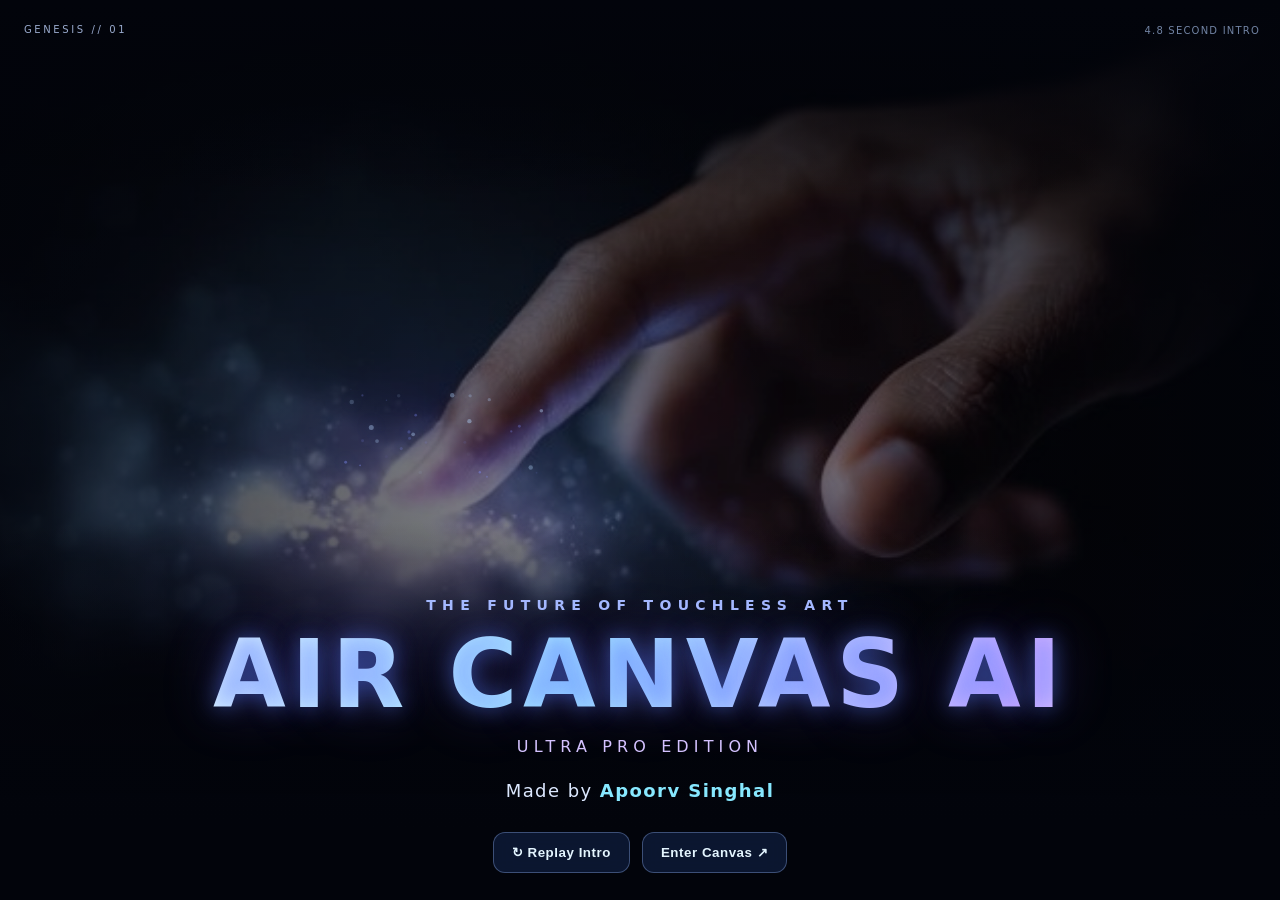
<file: index.html>
<!doctype html><html lang="en"><head><meta charset="utf-8"><meta name="viewport" content="width=device-width,initial-scale=1,viewport-fit=cover"><meta name="theme-color" content="#02040b"><title>Air Canvas AI — Real Hand Genesis</title><style>
*{box-sizing:border-box}html,body{margin:0;min-height:100%;background:#02040b;color:#fff;font-family:system-ui,-apple-system,Segoe UI,sans-serif;overflow:hidden}body{height:100dvh}.scene{position:relative;width:100%;height:100%;isolation:isolate;overflow:hidden;background:radial-gradient(ellipse at 42% 56%,#0b1530 0%,#030611 48%,#010207 100%)}.stars{position:absolute;inset:0;width:100%;height:100%;z-index:5;pointer-events:none}.photo{position:absolute;left:50%;top:45%;width:min(130vw,1100px);height:min(75vh,680px);transform:translate(-50%,-50%) scale(1.22);background:url('[data-uri]') center center/contain no-repeat;opacity:0;filter:brightness(.55) contrast(1.18) saturate(1.22);animation:handIn 4.8s ease both;z-index:2}.photo:after{content:"";position:absolute;inset:0;background:linear-gradient(90deg,#02040b 0%,transparent 16%,transparent 80%,#02040b 100%)}.vignette{position:absolute;inset:0;z-index:4;pointer-events:none;background:linear-gradient(180deg,#02040b 0%,transparent 22%,transparent 58%,#02040b 92%),radial-gradient(ellipse at center,transparent 12%,#02040bba 90%)}.core{position:absolute;z-index:6;left:35%;top:48%;width:15px;height:15px;border-radius:50%;background:#fff;box-shadow:0 0 20px 10px #b5d5ff,0 0 65px 25px #677aff,0 0 150px 40px #5752ff70;opacity:0;animation:core 4.8s ease both}.ring{position:absolute;z-index:6;left:35%;top:48%;width:40px;height:40px;border:2px solid #b8caff;border-radius:50%;transform:translate(-50%,-50%) scale(0);opacity:0;box-shadow:0 0 20px #748dff;animation:ring 4.8s ease-out both}.ring.two{animation-delay:.16s}.flash{position:absolute;inset:0;z-index:8;background:#b9cfff;opacity:0;pointer-events:none;animation:flash 4.8s both}.titleWrap{position:absolute;z-index:10;left:0;right:0;bottom:12%;text-align:center;padding:0 14px;opacity:0;transform:translateY(30px) scale(.93);animation:titleIn 4.8s both}.eyebrow{font-size:clamp(10px,2.5vw,14px);letter-spacing:.45em;color:#a5baff;margin-bottom:13px;font-weight:700}.title{font-weight:900;font-size:clamp(36px,9vw,94px);line-height:1.05;letter-spacing:.06em;margin:0;text-shadow:0 0 22px #567bff88,0 0 60px #8060ff55;background:linear-gradient(110deg,#fff,#a4eaff 45%,#d2b2ff 80%,#fff);background-clip:text;-webkit-background-clip:text;color:transparent}.sub{margin-top:12px;font-size:clamp(10px,2.5vw,16px);letter-spacing:.32em;color:#d4c2ff}.by{margin-top:24px;font-size:clamp(13px,3.5vw,18px);letter-spacing:.08em;color:#dce8ff}.by b{color:#87e8ff}.topLabel{position:absolute;z-index:10;top:max(24px,env(safe-area-inset-top));left:24px;font-size:10px;letter-spacing:.26em;color:#9aabce}.actions{position:absolute;z-index:15;left:0;right:0;bottom:3%;display:flex;justify-content:center;gap:12px;opacity:0;animation:actions 4.8s both}button{border:1px solid #6f87bd80;background:#0e1c39cf;color:#e4f5ff;border-radius:12px;padding:12px 18px;font-weight:700;letter-spacing:.04em;cursor:pointer;backdrop-filter:blur(12px)}button:active{transform:scale(.96)}.hint{position:absolute;z-index:12;right:20px;top:25px;color:#7183a3;font-size:10px;letter-spacing:.12em}@keyframes handIn{0%,7%{opacity:0;transform:translate(-46%,-50%) scale(1.4);filter:brightness(.15) blur(18px)}22%{opacity:.94;filter:brightness(.78) blur(0)}46%{opacity:1;transform:translate(-50%,-50%) scale(1.07);filter:brightness(1.08) contrast(1.12)}65%{opacity:1;transform:translate(-52%,-51%) scale(1.15);filter:brightness(1.25)}85%,100%{opacity:.78;transform:translate(-53%,-53%) scale(1.24);filter:brightness(.65)}}@keyframes core{0%,21%{opacity:0;transform:scale(.2)}30%,48%{opacity:1;transform:scale(1.5)}57%{opacity:1;transform:scale(2.8)}70%,100%{opacity:0;transform:scale(8)}}@keyframes ring{0%,39%{opacity:0;transform:translate(-50%,-50%) scale(0)}49%{opacity:1}72%,100%{opacity:0;transform:translate(-50%,-50%) scale(18)}}@keyframes flash{0%,52%{opacity:0}56%{opacity:.7}60%{opacity:0}100%{opacity:0}}@keyframes titleIn{0%,56%{opacity:0;transform:translateY(32px) scale(.85);filter:blur(12px)}69%{opacity:1;transform:translateY(0) scale(1);filter:blur(0)}100%{opacity:1;transform:none;filter:none}}@keyframes actions{0%,86%{opacity:0;pointer-events:none}100%{opacity:1;pointer-events:auto}}@media(min-width:700px){.photo{top:44%;width:min(100vw,1250px);height:75vh}.titleWrap{bottom:11%}.core,.ring{left:37%;top:48%}}@media(prefers-reduced-motion:reduce){.photo{animation:none;opacity:.55;transform:translate(-50%,-50%)}.titleWrap,.actions{animation:none;opacity:1;transform:none}.core,.ring,.flash{display:none}}
</style></head><body><main class="scene" id="scene"><div class="topLabel">GENESIS // 01</div><div class="hint">4.8 SECOND INTRO</div><div class="photo"></div><div class="vignette"></div><div class="core"></div><div class="ring"></div><div class="ring two"></div><canvas id="fx" class="stars"></canvas><div class="flash"></div><div class="titleWrap"><div class="eyebrow">THE FUTURE OF TOUCHLESS ART</div><h1 class="title">AIR CANVAS AI</h1><div class="sub">ULTRA PRO EDITION</div><div class="by">Made by <b>Apoorv Singhal</b></div></div><div class="actions"><button onclick="replay()">↻ Replay Intro</button><button onclick="location.href='home.html'">Enter Canvas ↗</button></div></main><script>
const canvas=document.getElementById('fx'),ctx=canvas.getContext('2d');let w,h,dpr,particles=[],start=performance.now(),raf;function resize(){dpr=Math.min(devicePixelRatio||1,1.5);w=innerWidth;h=innerHeight;canvas.width=w*dpr;canvas.height=h*dpr;ctx.setTransform(dpr,0,0,dpr,0,0)}function seed(){particles=[];let count=Math.min(135,Math.floor(w*h/3100));for(let i=0;i<count;i++){let a=Math.random()*Math.PI*2,s=Math.random()*4+1;particles.push({x:w*.35+(Math.random()-.5)*w*.16,y:h*.48+(Math.random()-.5)*h*.1,vx:Math.cos(a)*s,vy:Math.sin(a)*s,r:Math.random()*1.9+.6,delay:Math.random()*650})}}function frame(now){let t=now-start;ctx.clearRect(0,0,w,h);if(t>950){let ox=w*(w>=700?.37:.35),oy=h*.48;for(const p of particles){let q=Math.max(0,(t-950-p.delay)/1000);if(q<=0)continue;let speed=q<1?q*q:1+(q-1)*.4;let x=p.x+p.vx*speed*47,y=p.y+p.vy*speed*47;let alpha=Math.max(0,Math.min(1,q*3))*(t>3450?Math.max(.1,1-(t-3450)/900):1);ctx.beginPath();ctx.arc(x,y,p.r,0,Math.PI*2);ctx.fillStyle=`rgba(${p.r>1.6?'183,215,255':'130,145,255'},${alpha})`;ctx.shadowBlur=13;ctx.shadowColor='#8eafff';ctx.fill()}ctx.shadowBlur=0;if(t>1900&&t<3350){let glow=ctx.createRadialGradient(ox,oy,0,ox,oy,Math.min(w,h)*.5);glow.addColorStop(0,'rgba(148,164,255,.15)');glow.addColorStop(1,'rgba(148,164,255,0)');ctx.fillStyle=glow;ctx.fillRect(0,0,w,h)}}if(t<5600)raf=requestAnimationFrame(frame)}function replay(){const scene=document.getElementById('scene');scene.querySelectorAll('.photo,.core,.ring,.flash,.titleWrap,.actions').forEach(el=>{el.style.animation='none';void el.offsetWidth;el.style.animation=''});start=performance.now();seed();cancelAnimationFrame(raf);raf=requestAnimationFrame(frame)}addEventListener('resize',()=>{resize();seed()});resize();seed();raf=requestAnimationFrame(frame);
setTimeout(()=>{location.href='home.html'},5400);</script></body></html>
</file>
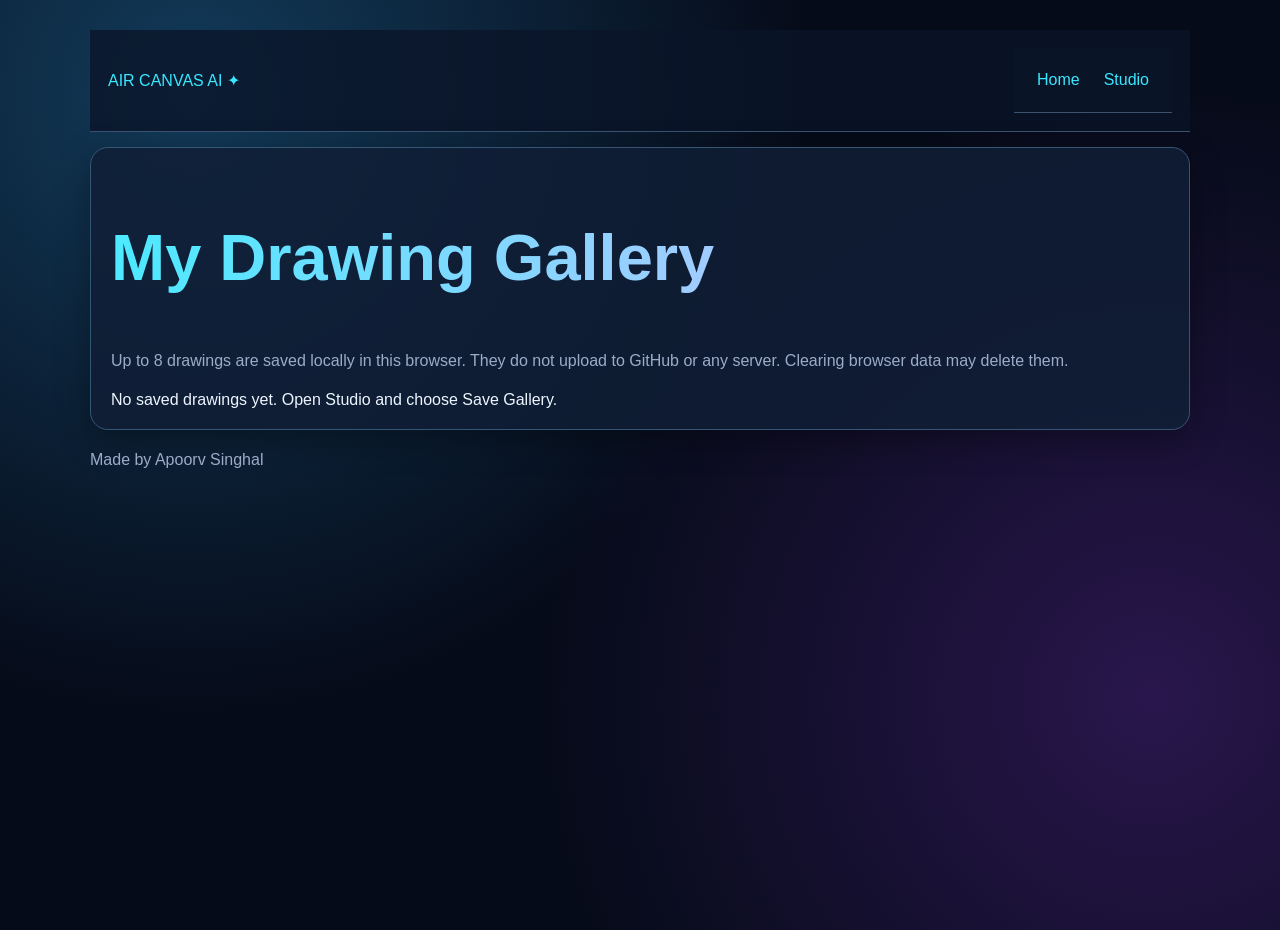
<file: gallery.html>
<!doctype html><html lang="en"><head><meta charset="utf-8"><meta name="viewport" content="width=device-width,initial-scale=1"><title>Air Canvas AI | Gallery</title><link rel="stylesheet" href="css/style.css"></head><body><main class="shell"><header class="top"><a class="brand" href="home.html">AIR CANVAS AI ✦</a><nav class="nav"><a href="home.html">Home</a><a href="studio.html">Studio</a></nav></header><section class="card"><h1>My Drawing Gallery</h1><p class="muted">Up to 8 drawings are saved locally in this browser. They do not upload to GitHub or any server. Clearing browser data may delete them.</p><div id="gallery" class="gallery"></div></section><p class="credit">Made by Apoorv Singhal</p></main><script>const root=document.getElementById('gallery');function render(){let data=[];try{data=JSON.parse(localStorage.getItem('aircanvas-gallery')||'[]')}catch(e){}root.replaceChildren();if(!data.length){root.textContent='No saved drawings yet. Open Studio and choose Save Gallery.';return}for(const item of data){const card=document.createElement('div');card.className='card art';const img=document.createElement('img');img.src=item.image;img.alt='Saved drawing';const date=document.createElement('p');date.className='small muted';date.textContent=item.date;const actions=document.createElement('div');actions.className='actions';const a=document.createElement('a');a.href=item.image;a.download='AirCanvas-'+item.id+'.jpg';const download=document.createElement('button');download.textContent='Download';a.appendChild(download);const del=document.createElement('button');del.textContent='Delete';del.onclick=()=>{if(!confirm('Delete this drawing?'))return;localStorage.setItem('aircanvas-gallery',JSON.stringify(data.filter(x=>x.id!==item.id)));render()};actions.append(a,del);card.append(img,date,actions);root.appendChild(card)}}render();</script></body></html>
</file>
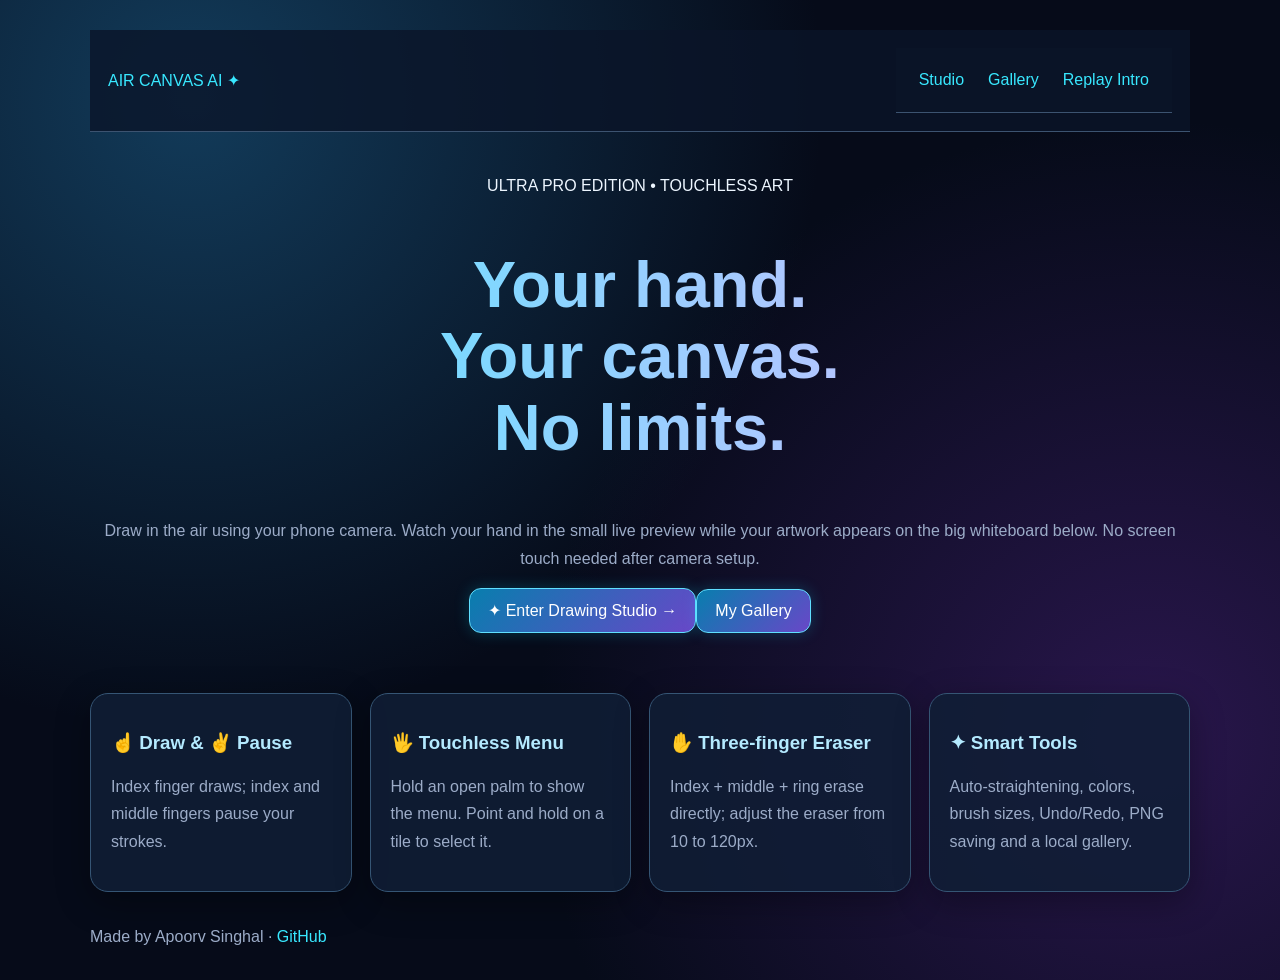
<file: home.html>
<!doctype html><html lang="en"><head><meta charset="utf-8"><meta name="viewport" content="width=device-width,initial-scale=1"><title>Air Canvas AI | Home</title><link rel="stylesheet" href="css/style.css"></head><body><main class="shell"><header class="top"><a class="brand" href="index.html">AIR CANVAS AI ✦</a><nav class="nav"><a href="studio.html">Studio</a><a href="gallery.html">Gallery</a><a href="index.html">Replay Intro</a></nav></header><section class="hero"><span class="tag">ULTRA PRO EDITION • TOUCHLESS ART</span><h1>Your hand.<br>Your canvas.<br>No limits.</h1><p>Draw in the air using your phone camera. Watch your hand in the small live preview while your artwork appears on the big whiteboard below. No screen touch needed after camera setup.</p><div class="actions"><a href="studio.html"><button class="primary">✦ Enter Drawing Studio →</button></a><a href="gallery.html"><button>My Gallery</button></a></div></section><section class="grid"><article class="card"><h3>☝️ Draw & ✌️ Pause</h3><p class="muted">Index finger draws; index and middle fingers pause your strokes.</p></article><article class="card"><h3>🖐️ Touchless Menu</h3><p class="muted">Hold an open palm to show the menu. Point and hold on a tile to select it.</p></article><article class="card"><h3>✋ Three-finger Eraser</h3><p class="muted">Index + middle + ring erase directly; adjust the eraser from 10 to 120px.</p></article><article class="card"><h3>✦ Smart Tools</h3><p class="muted">Auto-straightening, colors, brush sizes, Undo/Redo, PNG saving and a local gallery.</p></article></section><p class="credit">Made by Apoorv Singhal · <a href="https://github.com/apoorvsinghal337-glitch" target="_blank" rel="noopener">GitHub</a></p></main></body></html>
</file>
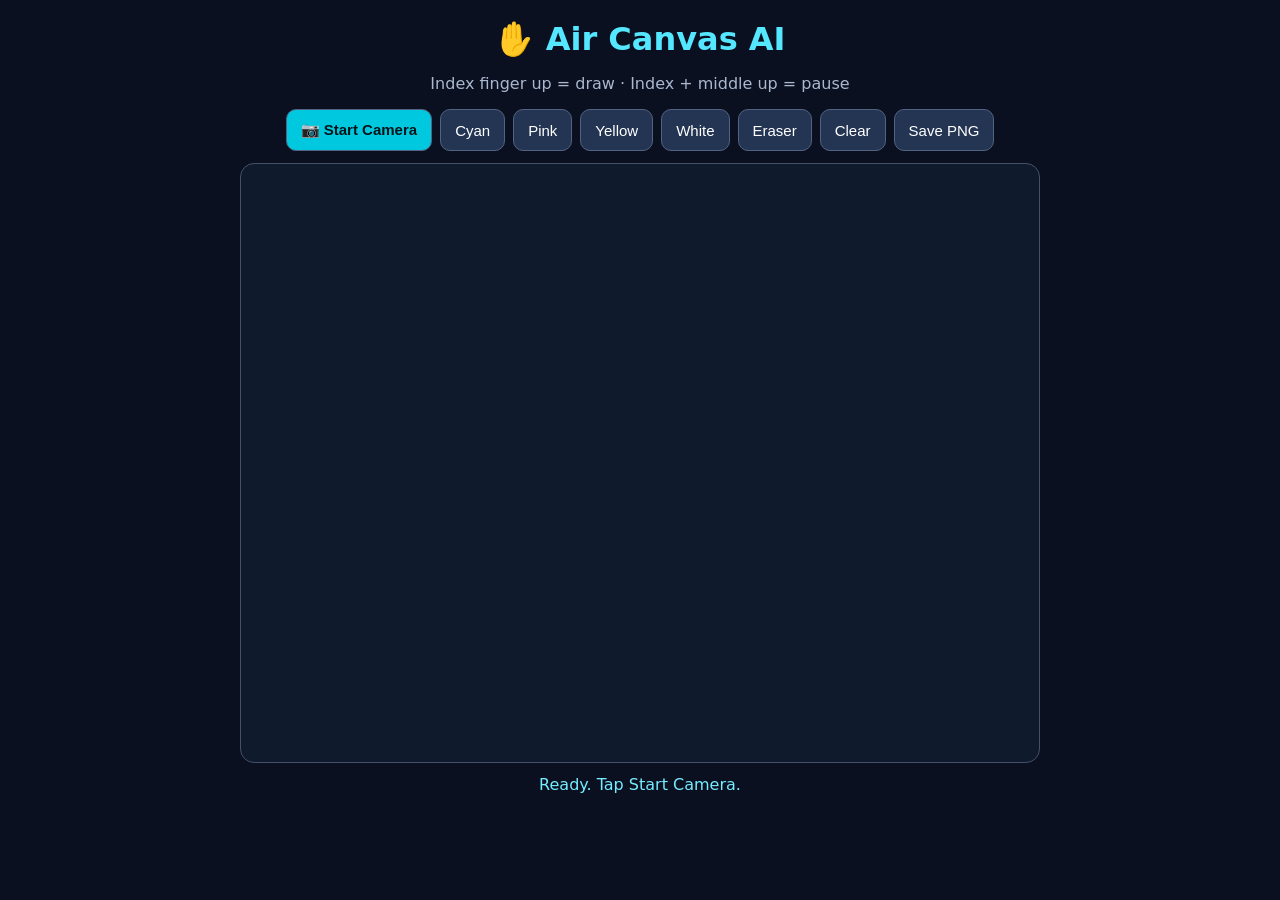
<file: index-7.html>
<!doctype html>
<html lang="en">
<head>
<meta charset="utf-8"><meta name="viewport" content="width=device-width,initial-scale=1">
<title>Air Canvas AI</title>
<style>
*{box-sizing:border-box}body{margin:0;background:#0b1020;color:#eaf4ff;font-family:system-ui,Arial;text-align:center;padding:12px}h1{color:#54e7ff;margin:8px}p{color:#a9b8cf}.toolbar{display:flex;flex-wrap:wrap;gap:8px;justify-content:center;margin:12px auto}button{border:1px solid #516381;border-radius:10px;padding:11px 14px;background:#233553;color:white;font-size:15px}button:disabled{opacity:.5}#start{background:#00c9df;color:#00151a;font-weight:bold}.stage{position:relative;margin:auto;width:min(96vw,800px);aspect-ratio:4/3;background:#101a2d;border-radius:14px;overflow:hidden;border:1px solid #42516a}.stage video,.stage canvas{position:absolute;inset:0;width:100%;height:100%;object-fit:fill;pointer-events:none}video{transform:scaleX(-1)}#paint{z-index:1}#pointer{z-index:2}#status{margin:12px auto;max-width:800px;color:#76edff;overflow-wrap:anywhere;min-height:42px}
</style>
</head>
<body>
<h1>✋ Air Canvas AI</h1><p>Index finger up = draw · Index + middle up = pause</p>
<div class="toolbar"><button id="start">📷 Start Camera</button><button data-color="#00e5ff">Cyan</button><button data-color="#ff478d">Pink</button><button data-color="#ffdb45">Yellow</button><button data-color="#ffffff">White</button><button id="eraser">Eraser</button><button id="clear">Clear</button><button id="save">Save PNG</button></div>
<div class="stage"><video id="video" playsinline autoplay muted></video><canvas id="paint" width="800" height="600"></canvas><canvas id="pointer" width="800" height="600"></canvas></div>
<div id="status" role="status">Ready. Tap Start Camera.</div>
<script>
'use strict';
const $=id=>document.getElementById(id),video=$('video'),paint=$('paint'),pointer=$('pointer'),ctx=paint.getContext('2d'),px=pointer.getContext('2d'),status=$('status'),start=$('start');
let color='#00e5ff',erasing=false,previous=null,tracker=null,started=false,latestTime=-1,stream=null;
function say(s){status.textContent=s}
function resetLine(){previous=null}
document.querySelectorAll('[data-color]').forEach(b=>b.addEventListener('click',()=>{color=b.dataset.color;erasing=false;resetLine();say('Color selected')}));
$('eraser').onclick=()=>{erasing=true;resetLine();say('Eraser selected')};
$('clear').onclick=()=>{ctx.clearRect(0,0,800,600);resetLine();say('Canvas cleared')};
$('save').onclick=()=>{const c=document.createElement('canvas');c.width=800;c.height=600;const g=c.getContext('2d');g.fillStyle='#fff';g.fillRect(0,0,800,600);g.drawImage(paint,0,0);const a=document.createElement('a');a.href=c.toDataURL('image/png');a.download='AirCanvas.png';a.click();say('Drawing saved')};
function loadScript(url){return new Promise((resolve,reject)=>{const s=document.createElement('script');s.src=url;s.crossOrigin='anonymous';s.onload=resolve;s.onerror=()=>reject(new Error('Script unavailable: '+url));document.head.appendChild(s)})}
async function loadHands(){
 const urls=['https://cdn.jsdelivr.net/npm/@mediapipe/hands@0.4/hands.js','https://unpkg.com/@mediapipe/hands@0.4/hands.js'];
 let last;
 for(const url of urls){try{say('Loading hand tracking library...');await loadScript(url);if(window.Hands)return window.Hands}catch(e){last=e}}
 throw last||new Error('Hand tracking library not loaded');
}
function raised(h,tip,pip){return h[tip].y<h[pip].y}
function handleResults(results){
 px.clearRect(0,0,800,600);
 const hand=results.multiHandLandmarks?.[0];
 if(!hand){resetLine();say('AI ready — show your hand');return}
 const x=(1-hand[8].x)*800,y=hand[8].y*600;
 px.beginPath();px.arc(x,y,10,0,Math.PI*2);px.fillStyle='#2aff9b';px.fill();
 const draw=raised(hand,8,6)&&!raised(hand,12,10);
 if(!draw){resetLine();say('Hand detected — paused');return}
 if(previous){
  const dist=Math.hypot(x-previous.x,y-previous.y);
  if(dist<110){ctx.save();ctx.globalCompositeOperation=erasing?'destination-out':'source-over';ctx.strokeStyle=color;ctx.lineWidth=erasing?34:6;ctx.lineCap='round';ctx.lineJoin='round';ctx.beginPath();ctx.moveTo(previous.x,previous.y);ctx.lineTo(x,y);ctx.stroke();ctx.restore()}
 }
 previous={x,y};say(erasing?'Erasing...':'Drawing...');
}
async function loop(){if(!started)return;try{if(video.readyState>=2&&video.currentTime!==latestTime){latestTime=video.currentTime;await tracker.send({image:video})}}catch(e){started=false;say('Tracking error: '+e.message);start.disabled=false;start.textContent='Retry Camera';return}requestAnimationFrame(loop)}
start.onclick=async()=>{
 if(started)return;
 start.disabled=true;
 try{
  if(!navigator.mediaDevices?.getUserMedia)throw new Error('Camera API unavailable. Use HTTPS in Chrome.');
  say('Opening camera...');
  if(!stream){stream=await navigator.mediaDevices.getUserMedia({audio:false,video:{facingMode:'user',width:{ideal:640},height:{ideal:480}}})}
  video.srcObject=stream;await video.play();say('Camera working. Loading AI...');
  const Hands=window.Hands||await loadHands();
  tracker=new Hands({locateFile:file=>'https://cdn.jsdelivr.net/npm/@mediapipe/hands@0.4/'+file});
  tracker.setOptions({maxNumHands:1,modelComplexity:0,minDetectionConfidence:0.55,minTrackingConfidence:0.5});
  tracker.onResults(handleResults);
  started=true;latestTime=-1;start.textContent='Camera Running';say('AI ready — show your hand');requestAnimationFrame(loop);
 }catch(e){say('ERROR: '+(e?.message||String(e)));start.disabled=false;start.textContent='Retry Camera'}
};
</script>
</body></html>
</file>
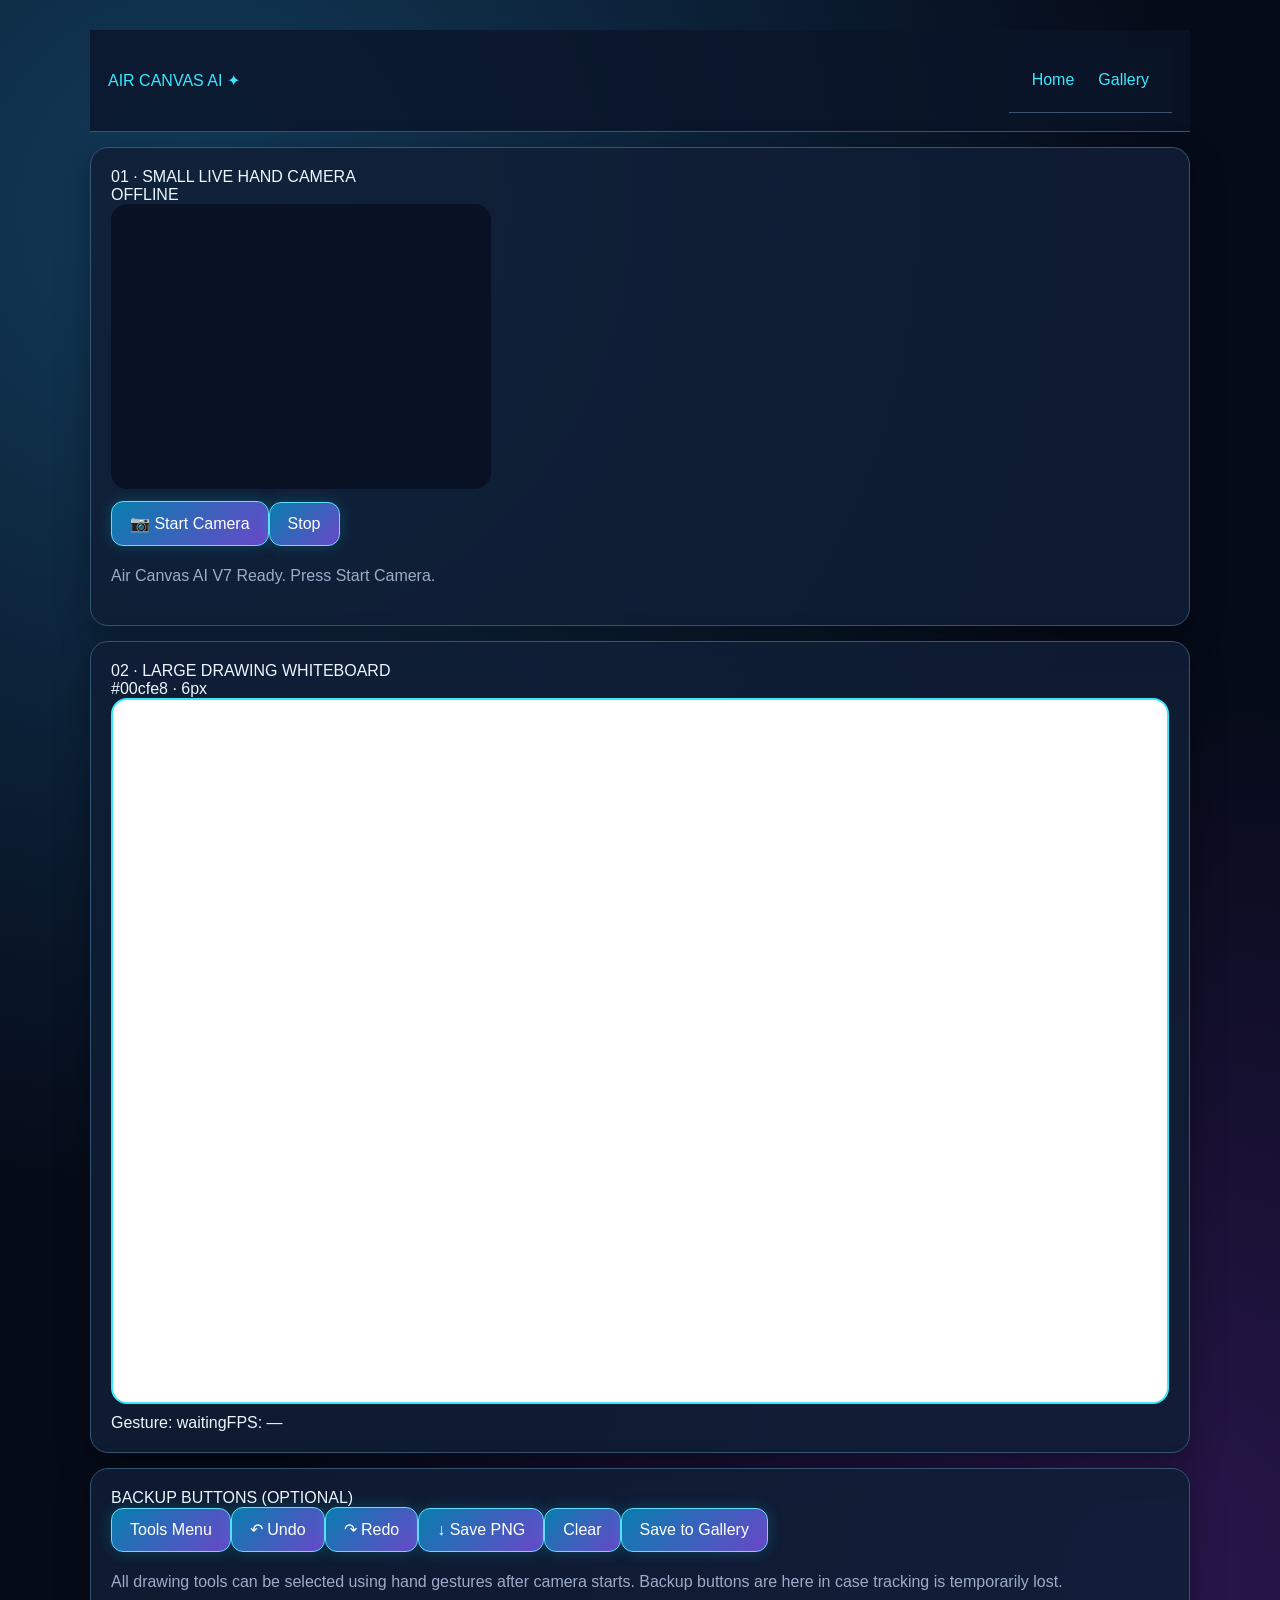
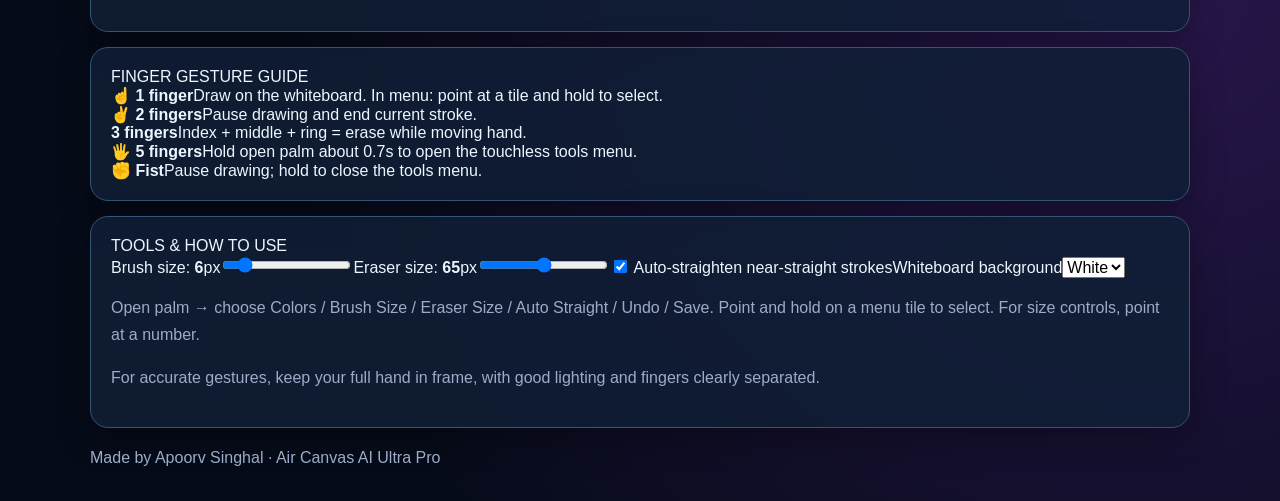
<file: studio.html>
<!doctype html><html lang="en"><head><meta charset="utf-8"><meta name="viewport" content="width=device-width,initial-scale=1"><title>Air Canvas AI | Touchless Studio</title><link rel="stylesheet" href="css/style.css"></head><body><main class="shell"><header class="top"><a class="brand" href="home.html">AIR CANVAS AI ✦</a><nav class="nav"><a href="home.html">Home</a><a href="gallery.html">Gallery</a></nav></header><div class="studio"><div class="stack"><section class="card"><div class="row" style="justify-content:space-between"><div class="label">01 · SMALL LIVE HAND CAMERA</div><span class="pill" id="mode">OFFLINE</span></div><div class="cam-wrap"><video id="video" autoplay playsinline muted></video><canvas id="cameraMarks" width="640" height="480"></canvas></div><div class="row" style="justify-content:center;margin-top:12px"><button id="start" class="primary">📷 Start Camera</button><button id="stop">Stop</button></div><p id="status" class="status" role="status">Ready. Start camera, allow permission and wait for AI.</p></section><section class="card"><div class="row" style="justify-content:space-between"><div class="label">02 · LARGE DRAWING WHITEBOARD</div><span class="pill" id="brushLabel">Cyan · 6px</span></div><div class="board-wrap" id="boardWrap"><canvas id="board" width="960" height="640"></canvas><div class="overlay-menu" id="menu"><h3 id="menuTitle">✋ AIR CONTROL PANEL</h3><div id="menuGrid" class="menu-grid"></div><div class="menu-note" id="menuNote">Point with one finger and hold on an option for 1 second. Make a fist to close.</div></div><div class="cursor-dot" id="cursor"></div></div><div class="row" style="justify-content:space-between;margin-top:10px"><span class="status" id="gesture">Gesture: waiting</span><span class="muted small" id="fps">FPS: —</span></div></section><section class="card"><div class="label">BACKUP BUTTONS (OPTIONAL)</div><div class="tools"><button id="openMenu">Tools Menu</button><button id="undo">↶ Undo</button><button id="redo">↷ Redo</button><button id="save">↓ Save PNG</button><button id="clear">Clear</button><button id="gallerySave">Save to Gallery</button></div><p class="hint">All drawing tools can be selected using hand gestures after camera starts. Backup buttons are here in case tracking is temporarily lost.</p></section></div><aside class="stack"><section class="card"><div class="label">FINGER GESTURE GUIDE</div><div class="guide"><div class="guide-item"><b>☝️ 1 finger</b><span>Draw on the whiteboard. In menu: point at a tile and hold to select.</span></div><div class="guide-item"><b>✌️ 2 fingers</b><span>Pause drawing and end current stroke.</span></div><div class="guide-item"><b>3 fingers</b><span>Index + middle + ring = erase while moving hand.</span></div><div class="guide-item"><b>🖐️ 5 fingers</b><span>Hold open palm about 0.7s to open the touchless tools menu.</span></div><div class="guide-item"><b>✊ Fist</b><span>Pause drawing; hold to close the tools menu.</span></div></div></section><section class="card controls"><div class="label">TOOLS & HOW TO USE</div><label>Brush size: <b id="brushValue">6</b>px</label><input id="brushSize" type="range" min="2" max="32" value="6"><label>Eraser size: <b id="eraserValue">65</b>px</label><input id="eraserSize" type="range" min="10" max="120" step="5" value="65"><label><input id="autoShape" type="checkbox" checked> Auto-straighten near-straight strokes</label><label>Whiteboard background</label><select id="background"><option value="white">White</option><option value="dark">Dark</option></select><p class="hint">Open palm → choose Colors / Brush Size / Eraser Size / Auto Straight / Undo / Save. Point and hold on a menu tile to select. For size controls, point at a number.</p><p class="hint">For accurate gestures, keep your full hand in frame, with good lighting and fingers clearly separated.</p></section></aside></div><p class="credit">Made by Apoorv Singhal · Air Canvas AI Ultra Pro</p></main><script src="js/studio.js"></script></body></html>
</file>
<file: css/style.css>
/* AIR CANVAS AI - ULTRA PRO */
/* Made by Apoorv Singhal */

:root {
  --bg: #060b19;
  --panel: #111d35;
  --cyan: #38e8ff;
  --purple: #a78bfa;
  --text: #edf6ff;
  --muted: #9cacc8;
}

* {
  box-sizing: border-box;
}

body {
  margin: 0;
  min-height: 100vh;
  font-family: Arial, sans-serif;
  color: var(--text);
  background:
    radial-gradient(
      circle at 15% 10%,
      #123b5a 0%,
      transparent 45%
    ),
    radial-gradient(
      circle at 90% 75%,
      #29164c 0%,
      transparent 45%
    ),
    var(--bg);
}

a {
  color: var(--cyan);
  text-decoration: none;
}

button, input, select {
  font: inherit;
}

button, .btn {
  display: inline-block;
  padding: 12px 18px;
  color: white;
  background: linear-gradient(
    135deg, #087eae, #6947c8
  );
  border: 1px solid #60dfff;
  border-radius: 12px;
  cursor: pointer;
  box-shadow: 0 0 15px #00d9ff35;
}

button:hover, .btn:hover {
  filter: brightness(1.2);
}

header, nav, .navbar {
  display: flex;
  align-items: center;
  justify-content: space-between;
  flex-wrap: wrap;
  gap: 14px;
  padding: 18px;
  background: #0a1429cc;
  border-bottom: 1px solid #3c5370;
}

nav a {
  margin: 5px;
}

main, .container {
  width: min(1100px, 94%);
  margin: 30px auto;
}

h1 {
  font-size: clamp(32px, 7vw, 65px);
  line-height: 1.1;
  background: linear-gradient(
    90deg, #4ceaff, #e2b5ff
  );
  background-clip: text;
  -webkit-background-clip: text;
  color: transparent;
}

h2, h3 {
  color: #b4eaff;
}

p {
  line-height: 1.7;
  color: var(--muted);
}

.hero {
  text-align: center;
  padding: 45px 12px;
}

.card, .panel, article {
  padding: 20px;
  margin: 15px 0;
  border: 1px solid #355574;
  border-radius: 18px;
  background: #101e36d9;
  box-shadow: 0 10px 35px #0005;
}

.grid, .features {
  display: grid;
  grid-template-columns:
    repeat(auto-fit, minmax(220px, 1fr));
  gap: 18px;
}

video {
  max-width: 100%;
  border-radius: 14px;
}

canvas {
  max-width: 100%;
}

.camera-preview {
  width: 100%;
  max-width: 420px;
  border: 2px solid var(--cyan);
  border-radius: 14px;
}

.whiteboard {
  width: 100%;
  background: white;
  border-radius: 16px;
  border: 2px solid #60dfff;
  overflow: hidden;
}

.toolbar {
  display: flex;
  flex-wrap: wrap;
  gap: 10px;
  margin: 15px 0;
}

footer {
  padding: 25px;
  text-align: center;
  color: #8ba7c8;
  border-top: 1px solid #293c58;
}

@media (max-width: 600px) {
  header, nav {
    justify-content: center;
  }

  main, .container {
    width: 95%;
    margin: 15px auto;
  }

  .hero {
    padding: 25px 8px;
  }

  .card, .panel, article {
    padding: 15px;
  }
}


/* Air Canvas V4 - Camera and Whiteboard Fix */

.cam-wrap {
  position: relative;
  width: min(100%, 380px);
  aspect-ratio: 4 / 3;
  overflow: hidden;
  border-radius: 16px;
  background: #081224;
}

.cam-wrap video,
.cam-wrap canvas {
  position: absolute;
  inset: 0;
  width: 100%;
  height: 100%;
  object-fit: fill;
}

.cam-wrap video {
  transform: scaleX(-1);
}

#cameraMarks {
  pointer-events: none;
}

.board-wrap {
  position: relative;
  width: 100%;
  aspect-ratio: 3 / 2;
  background: white;
  border: 2px solid #38e8ff;
  border-radius: 16px;
  overflow: hidden;
}

#board {
  display: block;
  width: 100%;
  height: 100%;
  background: transparent;
}

.board-wrap.dark {
  background: #101727;
}

#cursor {
  position: absolute;
  display: none;
  width: 20px;
  height: 20px;
  border-radius: 50%;
  background: #23efb780;
  border: 2px solid #00b894;
  transform: translate(-50%, -50%);
  pointer-events: none;
  z-index: 20;
  box-shadow: 0 0 15px #00ff99;
}

.overlay-menu {
  display: none;
  position: absolute;
  inset: 0;
  z-index: 10;
  background: #081224ed;
  overflow: auto;
  padding: 12px;
}

.overlay-menu.open {
  display: block;
}

.menu-grid {
  display: grid;
  grid-template-columns: repeat(2, 1fr);
  gap: 8px;
}

.menu-item {
  position: relative;
  min-height: 48px;
  overflow: hidden;
}

.menu-item .progress {
  position: absolute;
  bottom: 0;
  left: 0;
  height: 4px;
  width: 0;
  background: #22d3ee;
}
</file>
